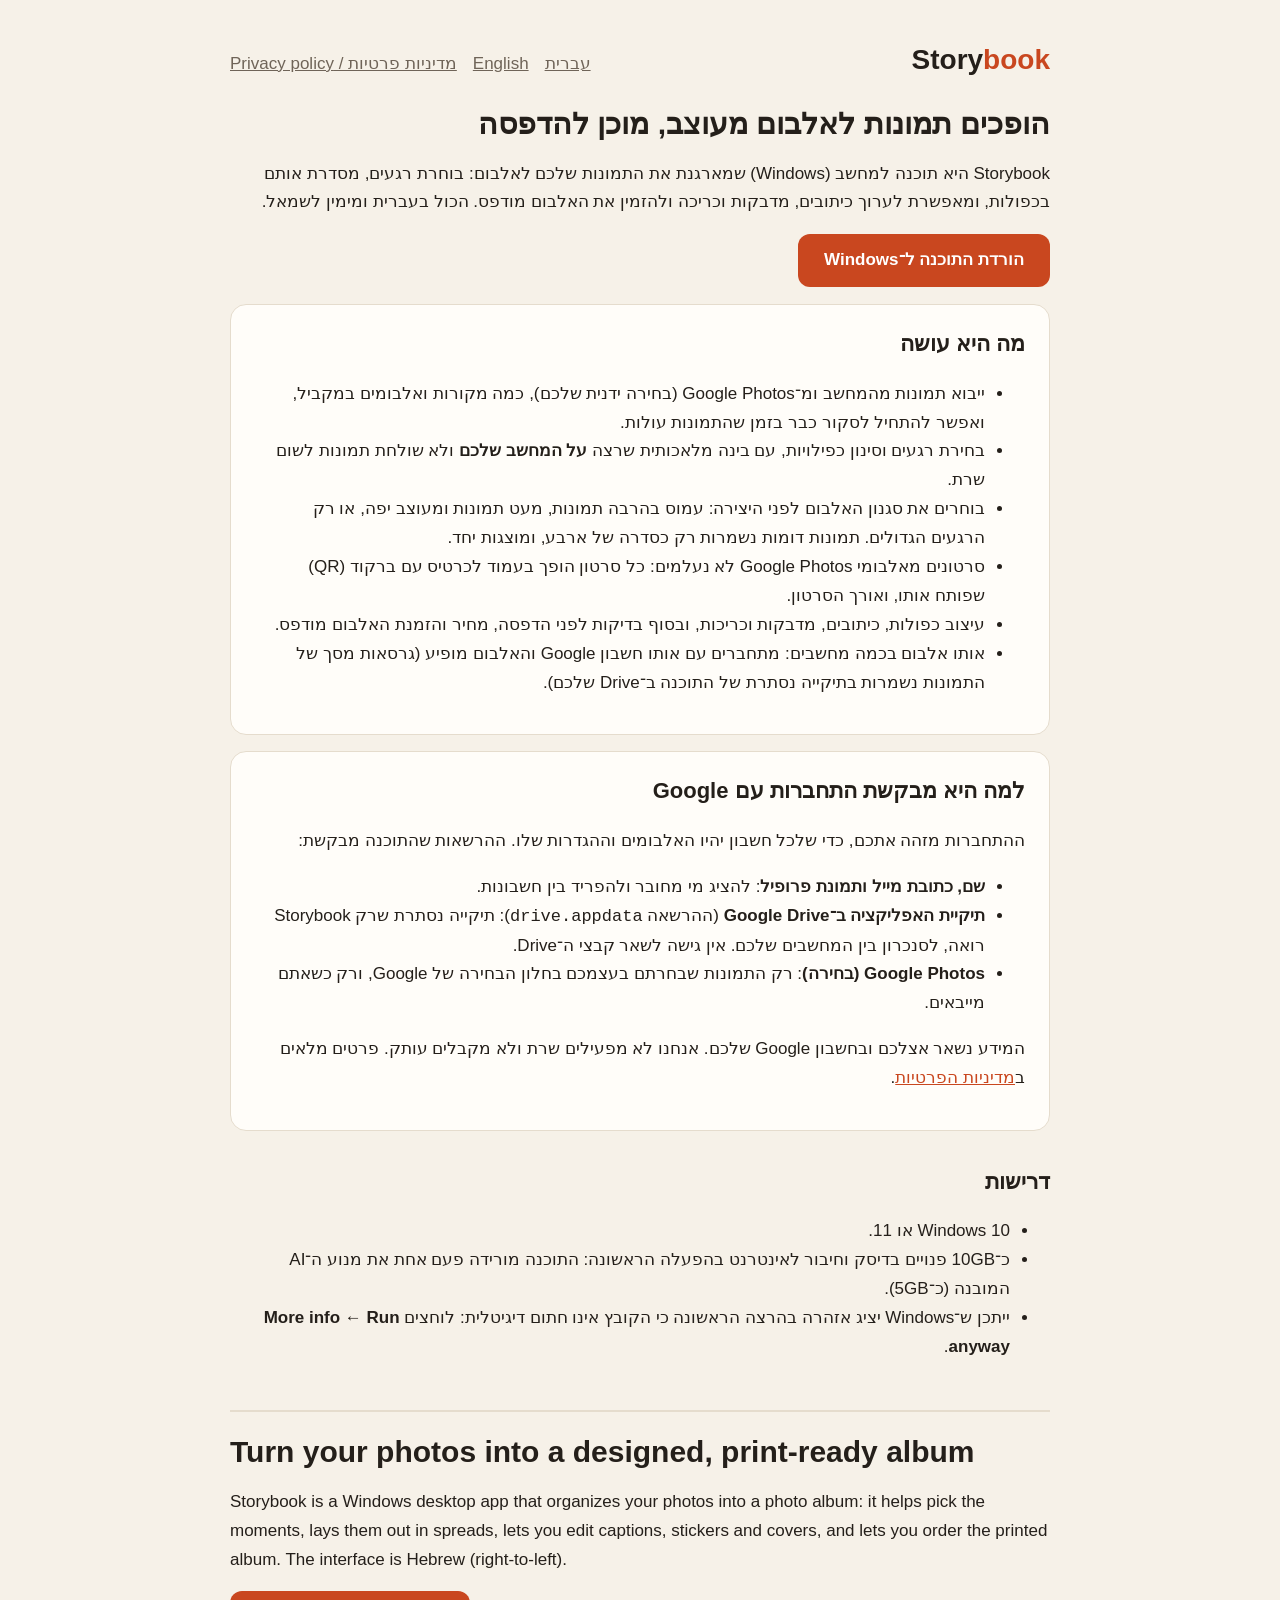
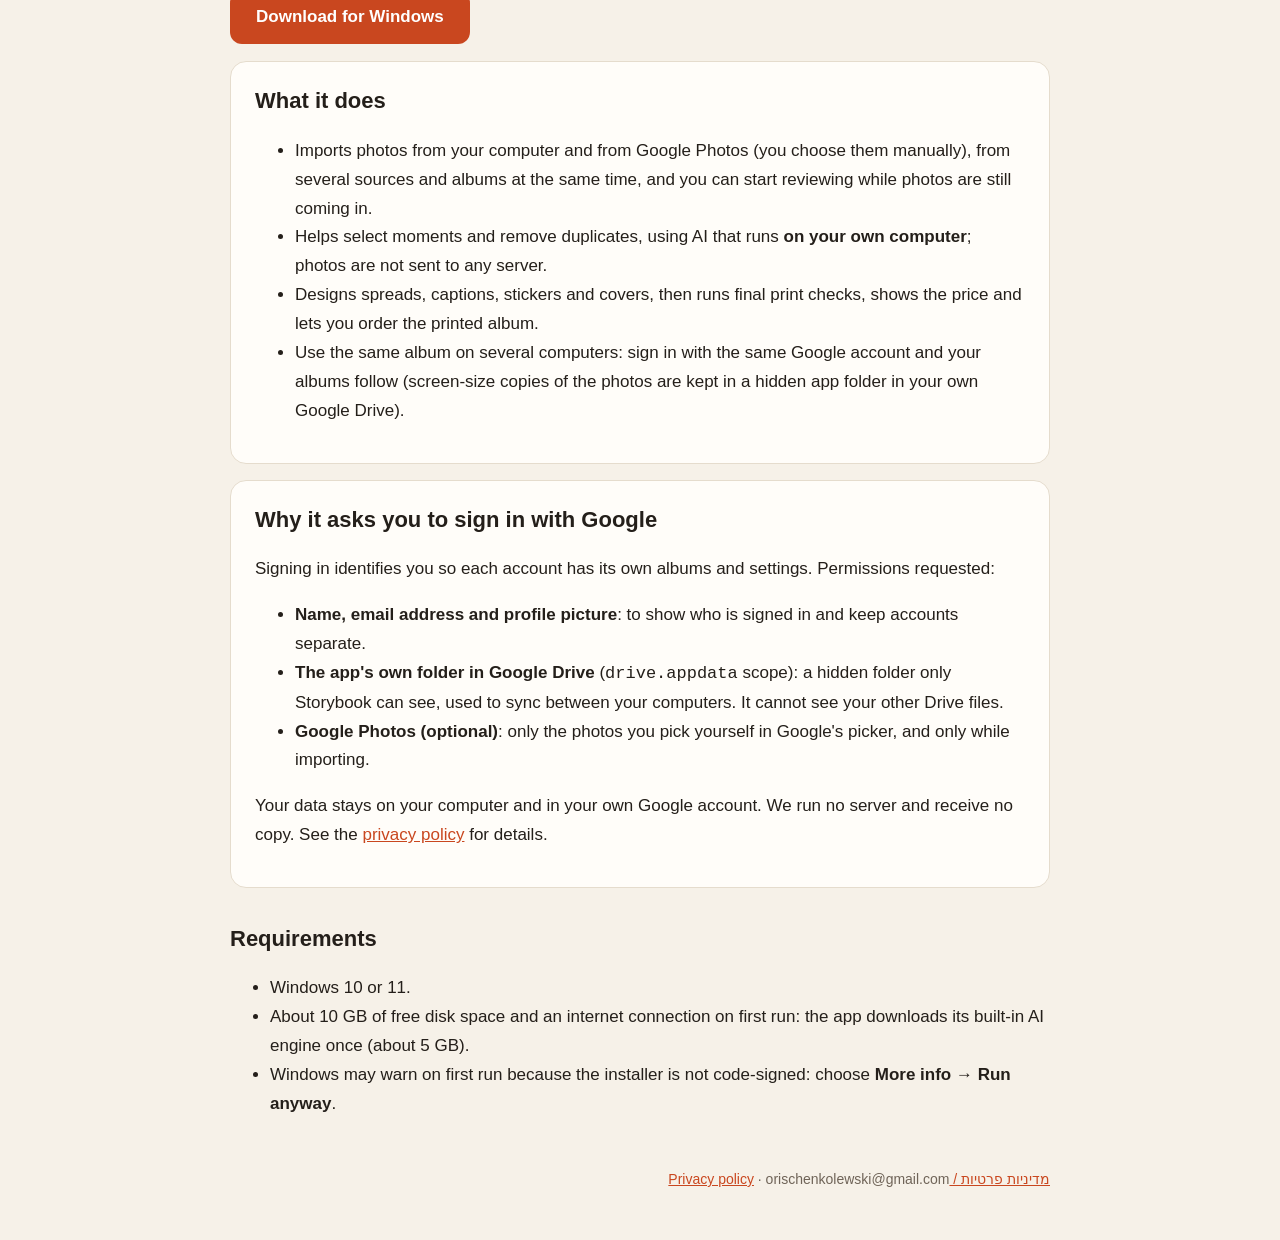
<file: index.html>
<!doctype html>
<html lang="he" dir="rtl">
<head>
<meta charset="utf-8">
<meta name="viewport" content="width=device-width, initial-scale=1">
<title>Storybook — אלבומי תמונות בעברית | Photo album studio</title>
<meta name="description" content="Storybook: a desktop studio that turns your photos into designed, print-ready photo albums (Hebrew, RTL), with a built-in local AI.">
<link rel="stylesheet" href="style.css?v=2">
</head>
<body>
<header>
  <div class="logo">Story<b>book</b></div>
  <nav><a href="#he">עברית</a><a href="#en">English</a><a href="privacy.html">מדיניות פרטיות / Privacy policy</a></nav>
</header>
<main>

<section id="he" lang="he" dir="rtl">
  <h1>הופכים תמונות לאלבום מעוצב, מוכן להדפסה</h1>
  <p>Storybook היא תוכנה למחשב (Windows) שמארגנת את התמונות שלכם לאלבום: בוחרת רגעים, מסדרת אותם בכפולות, ומאפשרת לערוך כיתובים, מדבקות וכריכה ולהזמין את האלבום מודפס. הכול בעברית ומימין לשמאל.</p>
  <p><a class="btn" href="https://github.com/orischenkolewski/storybook-releases/releases/latest">הורדת התוכנה ל־Windows</a></p>

  <div class="card">
    <h2 style="margin-top:0">מה היא עושה</h2>
    <ul>
      <li>ייבוא תמונות מהמחשב ומ־Google Photos (בחירה ידנית שלכם), כמה מקורות ואלבומים במקביל, ואפשר להתחיל לסקור כבר בזמן שהתמונות עולות.</li>
      <li>בחירת רגעים וסינון כפילויות, עם בינה מלאכותית שרצה <b>על המחשב שלכם</b> ולא שולחת תמונות לשום שרת.</li>
      <li>בוחרים את סגנון האלבום לפני היצירה: עמוס בהרבה תמונות, מעט תמונות ומעוצב יפה, או רק הרגעים הגדולים. תמונות דומות נשמרות רק כסדרה של ארבע, ומוצגות יחד.</li>
      <li>סרטונים מאלבומי Google Photos לא נעלמים: כל סרטון הופך בעמוד לכרטיס עם ברקוד (QR) שפותח אותו, ואורך הסרטון.</li>
      <li>עיצוב כפולות, כיתובים, מדבקות וכריכות, ובסוף בדיקות לפני הדפסה, מחיר והזמנת האלבום מודפס.</li>
      <li>אותו אלבום בכמה מחשבים: מתחברים עם אותו חשבון Google והאלבום מופיע (גרסאות מסך של התמונות נשמרות בתיקייה נסתרת של התוכנה ב־Drive שלכם).</li>
    </ul>
  </div>

  <div class="card">
    <h2 style="margin-top:0">למה היא מבקשת התחברות עם Google</h2>
    <p>ההתחברות מזהה אתכם, כדי שלכל חשבון יהיו האלבומים וההגדרות שלו. ההרשאות שהתוכנה מבקשת:</p>
    <ul>
      <li><b>שם, כתובת מייל ותמונת פרופיל</b>: להציג מי מחובר ולהפריד בין חשבונות.</li>
      <li><b>תיקיית האפליקציה ב־Google Drive</b> (ההרשאה <code>drive.appdata</code>): תיקייה נסתרת שרק Storybook רואה, לסנכרון בין המחשבים שלכם. אין גישה לשאר קבצי ה־Drive.</li>
      <li><b>Google Photos (בחירה)</b>: רק התמונות שבחרתם בעצמכם בחלון הבחירה של Google, ורק כשאתם מייבאים.</li>
    </ul>
    <p>המידע נשאר אצלכם ובחשבון Google שלכם. אנחנו לא מפעילים שרת ולא מקבלים עותק. פרטים מלאים ב<a href="privacy.html">מדיניות הפרטיות</a>.</p>
  </div>

  <h2>דרישות</h2>
  <ul>
    <li>Windows 10 או 11.</li>
    <li>כ־10GB פנויים בדיסק וחיבור לאינטרנט בהפעלה הראשונה: התוכנה מורידה פעם אחת את מנוע ה־AI המובנה (כ־5GB).</li>
    <li>ייתכן ש־Windows יציג אזהרה בהרצה הראשונה כי הקובץ אינו חתום דיגיטלית: לוחצים <b>More info ← Run anyway</b>.</li>
  </ul>
</section>

<section id="en" lang="en" dir="ltr">
  <h1>Turn your photos into a designed, print-ready album</h1>
  <p>Storybook is a Windows desktop app that organizes your photos into a photo album: it helps pick the moments, lays them out in spreads, lets you edit captions, stickers and covers, and lets you order the printed album. The interface is Hebrew (right-to-left).</p>
  <p><a class="btn" href="https://github.com/orischenkolewski/storybook-releases/releases/latest">Download for Windows</a></p>

  <div class="card">
    <h2 style="margin-top:0">What it does</h2>
    <ul>
      <li>Imports photos from your computer and from Google Photos (you choose them manually), from several sources and albums at the same time, and you can start reviewing while photos are still coming in.</li>
      <li>Helps select moments and remove duplicates, using AI that runs <b>on your own computer</b>; photos are not sent to any server.</li>
      <li>Designs spreads, captions, stickers and covers, then runs final print checks, shows the price and lets you order the printed album.</li>
      <li>Use the same album on several computers: sign in with the same Google account and your albums follow (screen-size copies of the photos are kept in a hidden app folder in your own Google Drive).</li>
    </ul>
  </div>

  <div class="card">
    <h2 style="margin-top:0">Why it asks you to sign in with Google</h2>
    <p>Signing in identifies you so each account has its own albums and settings. Permissions requested:</p>
    <ul>
      <li><b>Name, email address and profile picture</b>: to show who is signed in and keep accounts separate.</li>
      <li><b>The app's own folder in Google Drive</b> (<code>drive.appdata</code> scope): a hidden folder only Storybook can see, used to sync between your computers. It cannot see your other Drive files.</li>
      <li><b>Google Photos (optional)</b>: only the photos you pick yourself in Google's picker, and only while importing.</li>
    </ul>
    <p>Your data stays on your computer and in your own Google account. We run no server and receive no copy. See the <a href="privacy.html#en">privacy policy</a> for details.</p>
  </div>

  <h2>Requirements</h2>
  <ul>
    <li>Windows 10 or 11.</li>
    <li>About 10 GB of free disk space and an internet connection on first run: the app downloads its built-in AI engine once (about 5 GB).</li>
    <li>Windows may warn on first run because the installer is not code-signed: choose <b>More info → Run anyway</b>.</li>
  </ul>
</section>

</main>
<footer>
  <a href="privacy.html">מדיניות פרטיות / Privacy policy</a> · orischenkolewski@gmail.com
</footer>
</body>
</html>
</file>
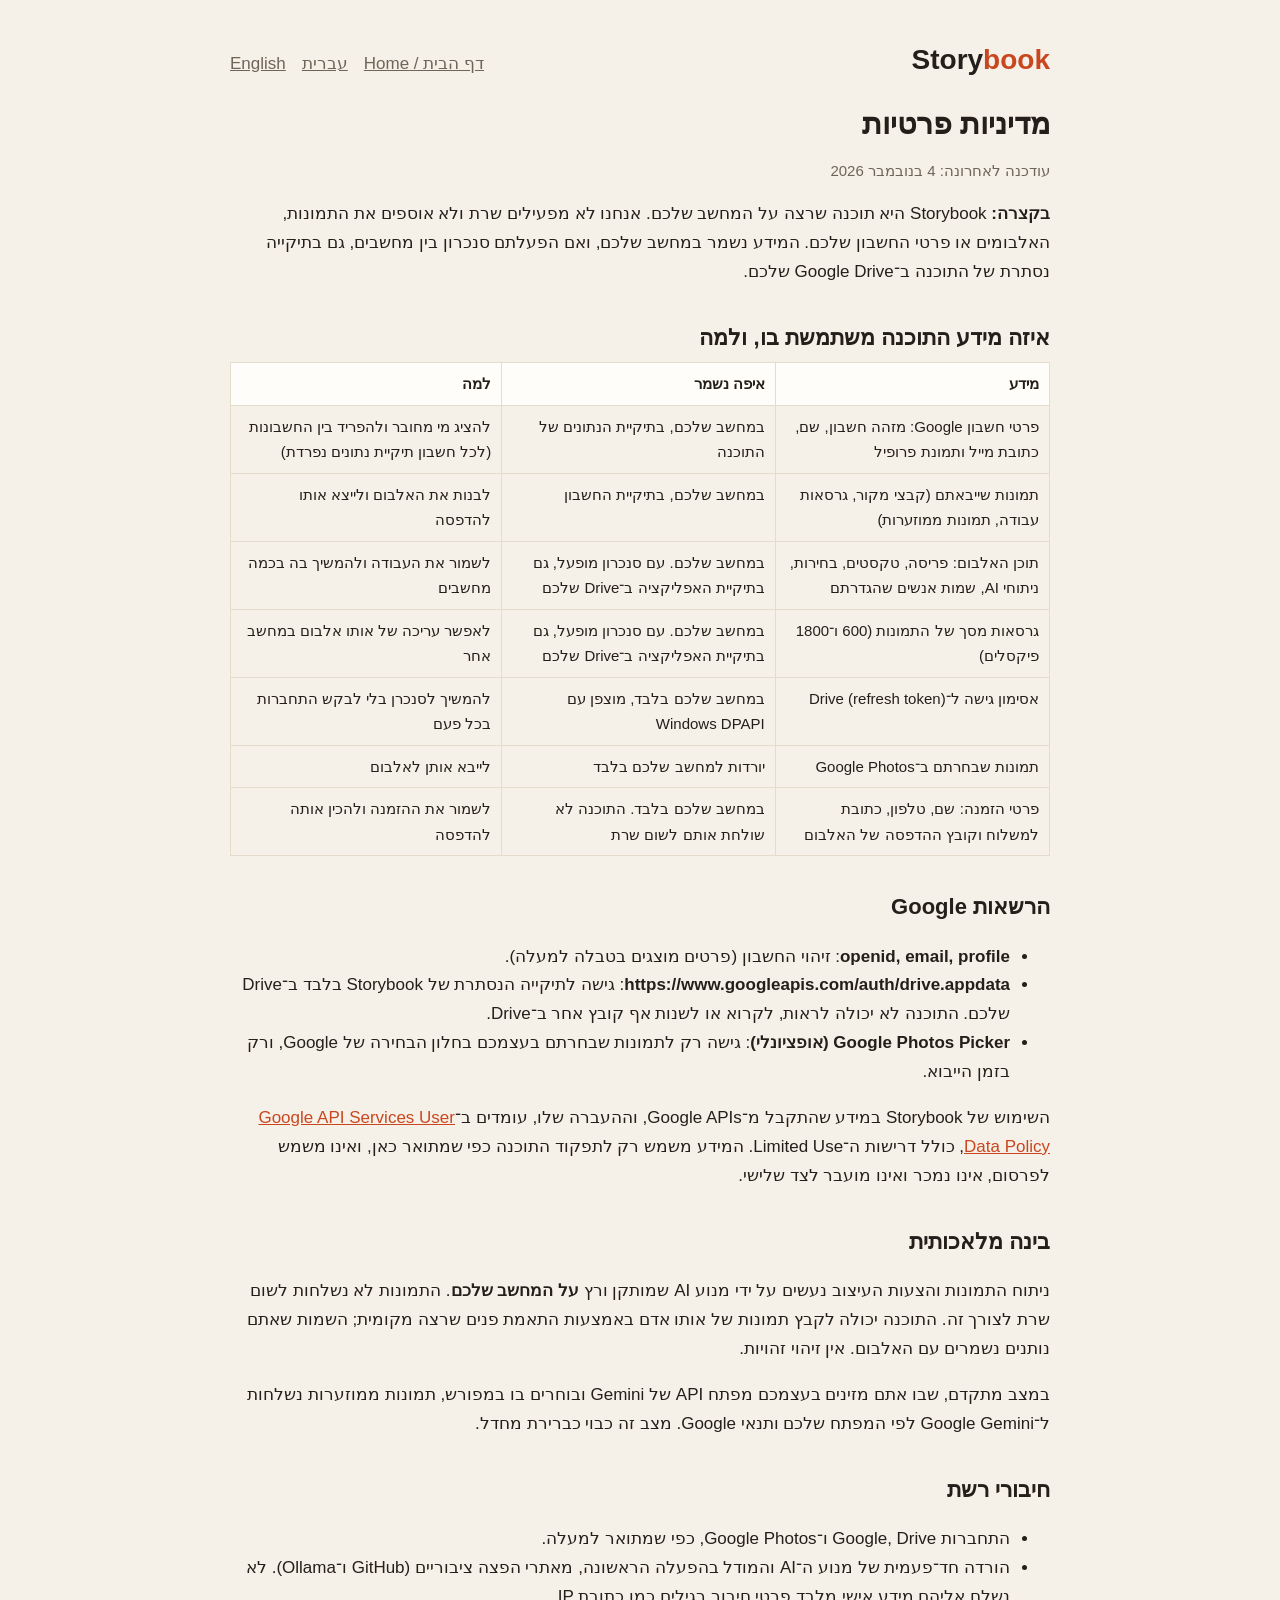
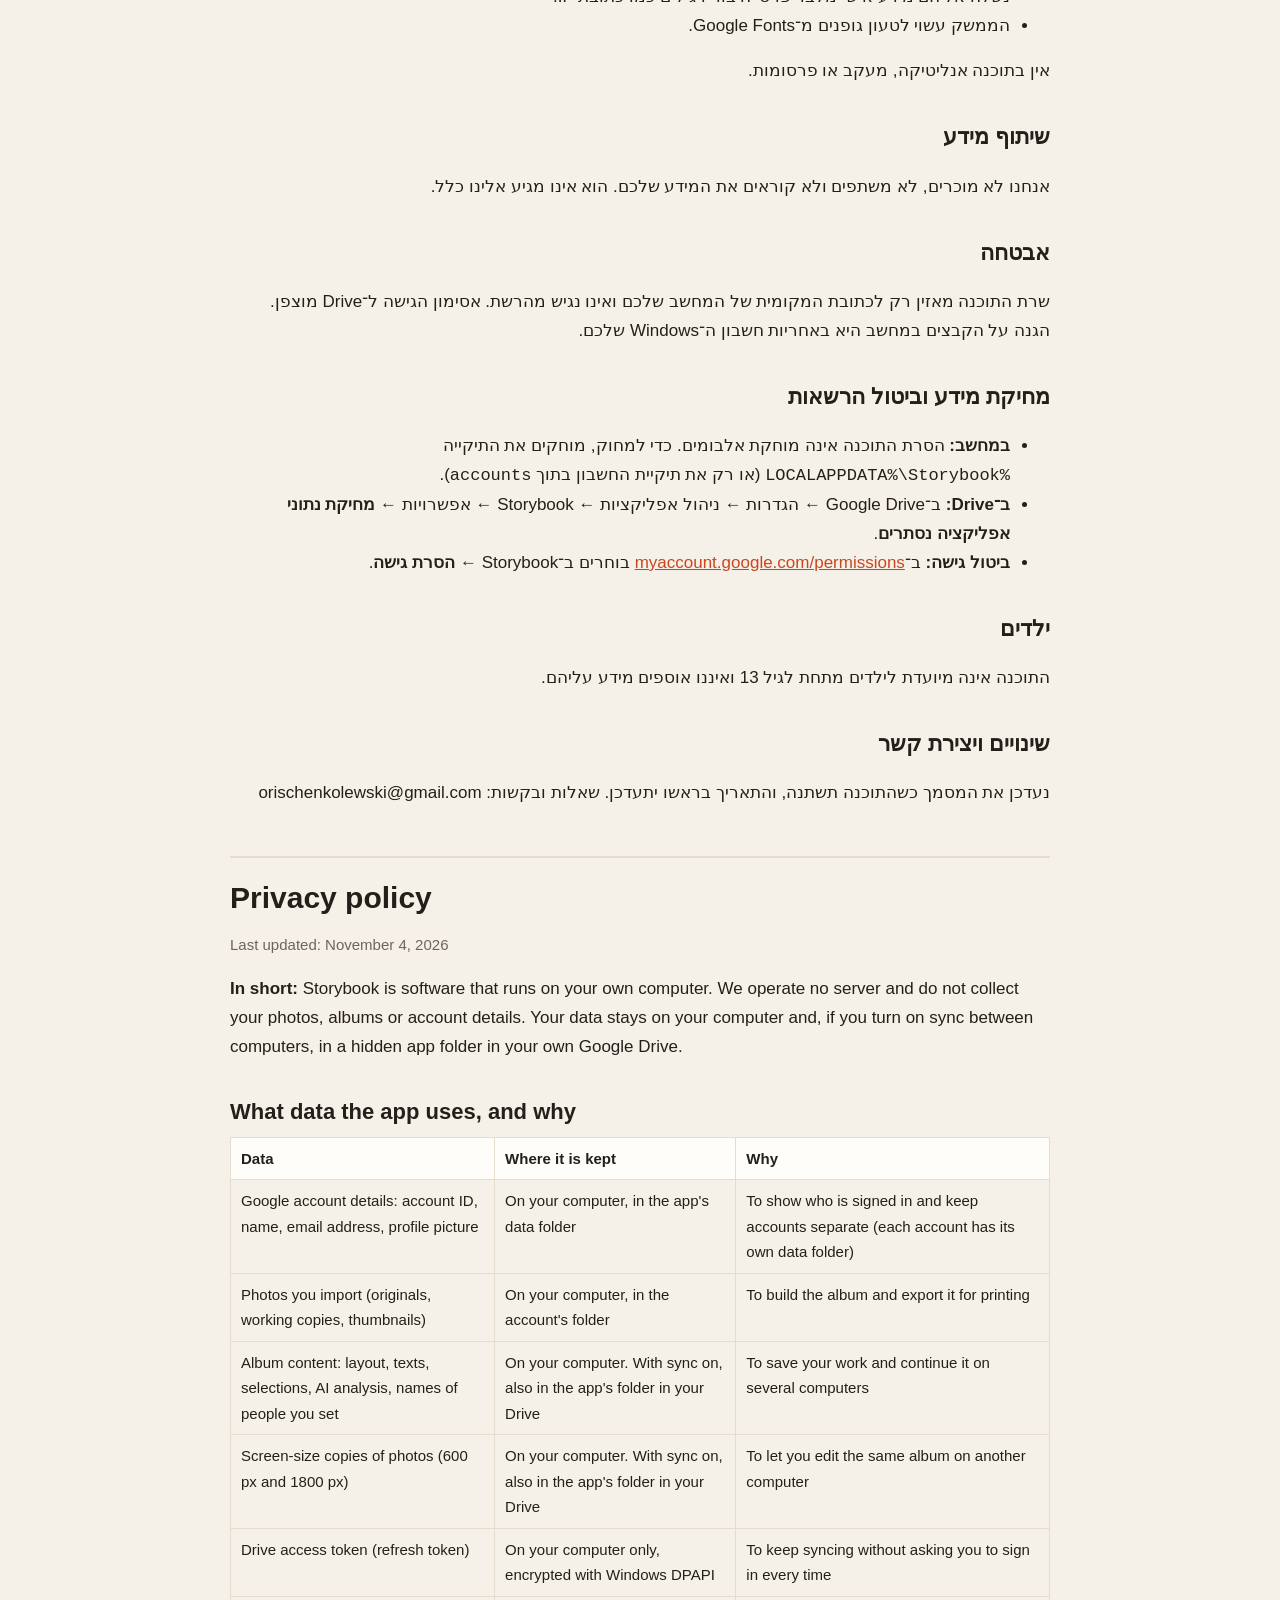
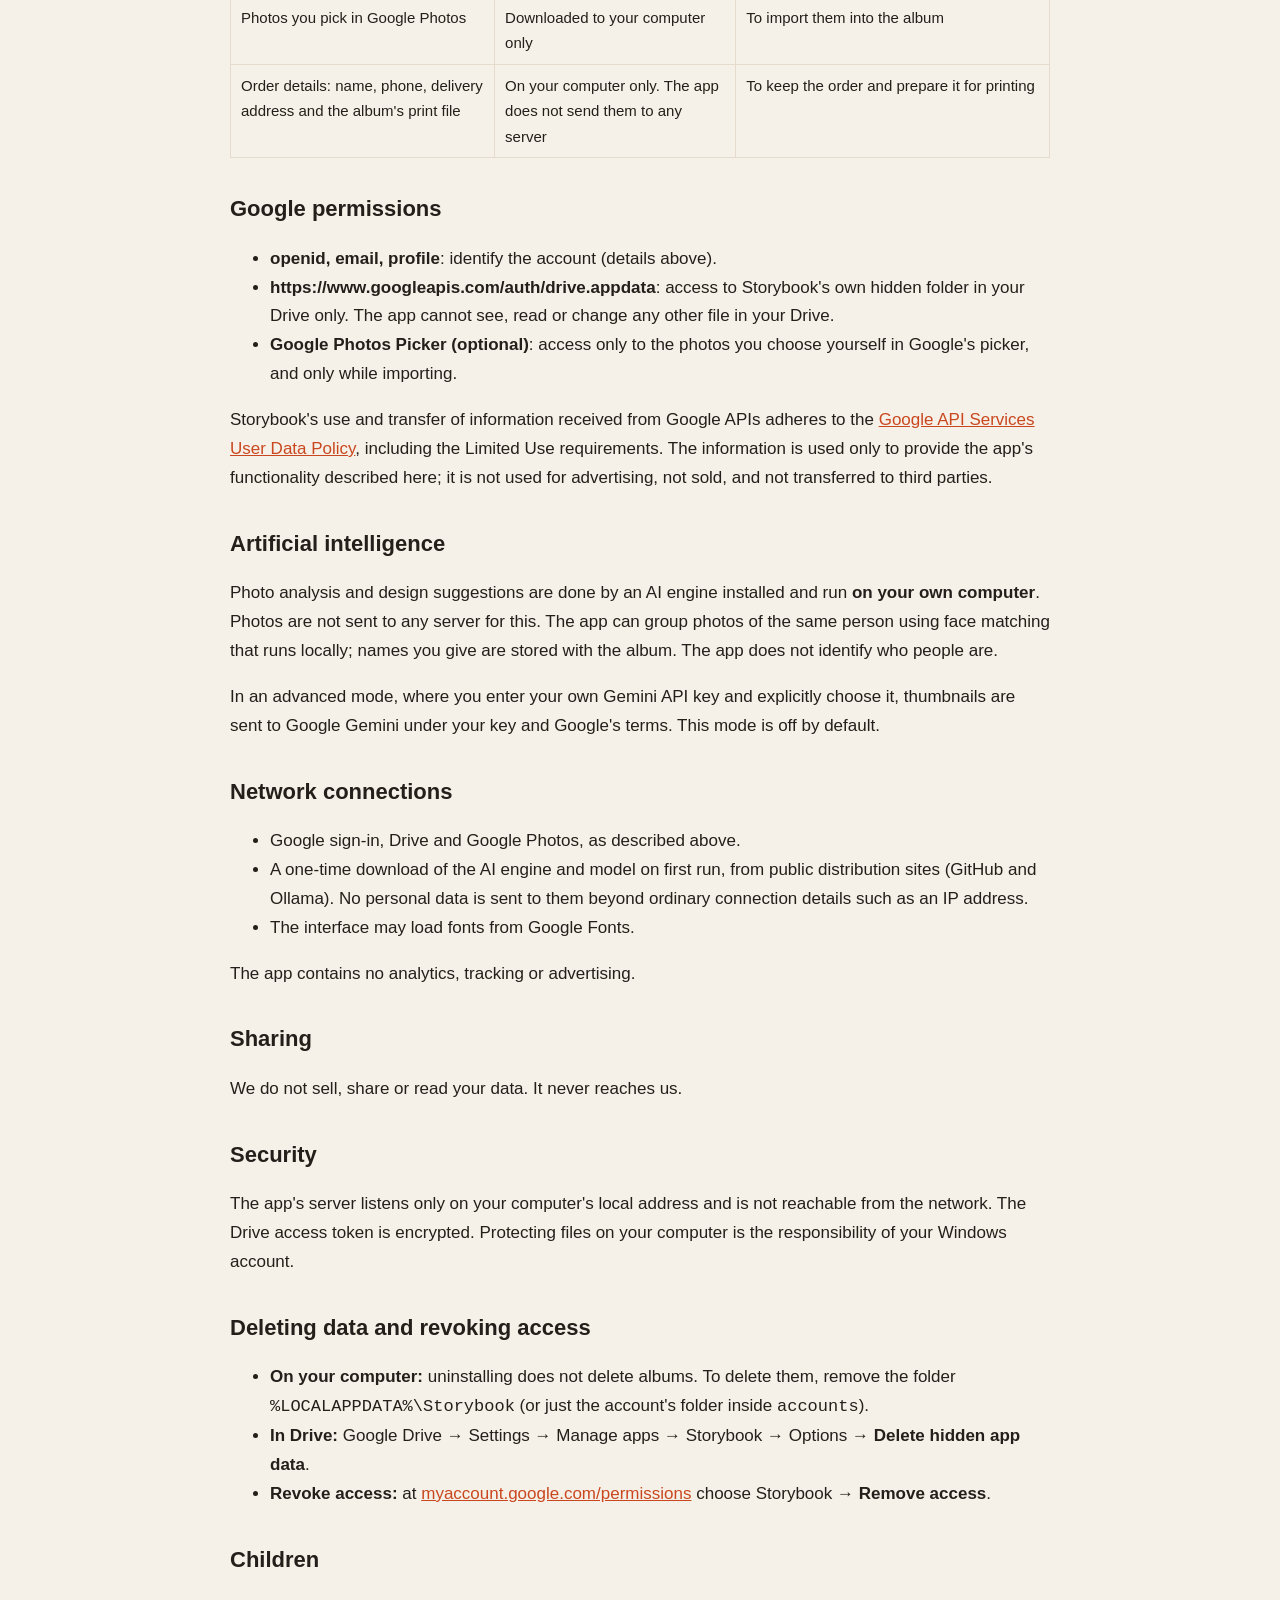
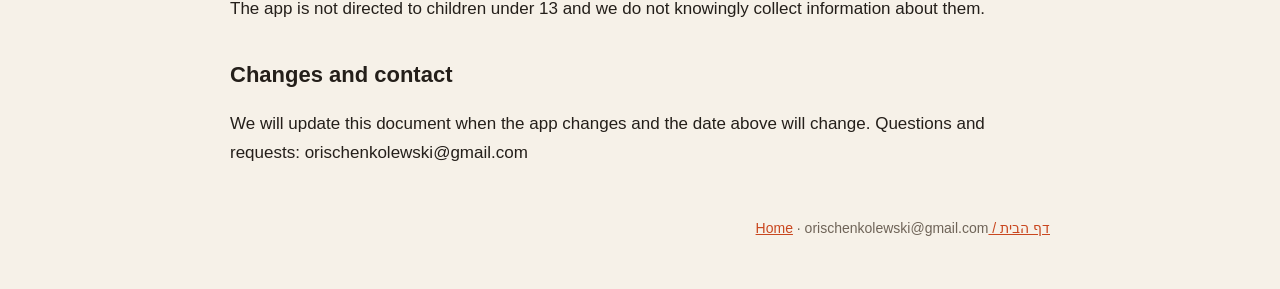
<file: privacy.html>
<!doctype html>
<html lang="he" dir="rtl">
<head>
<meta charset="utf-8">
<meta name="viewport" content="width=device-width, initial-scale=1">
<title>מדיניות פרטיות | Privacy policy — Storybook</title>
<meta name="description" content="Storybook privacy policy: what data the app uses, where it is stored, and how to delete it.">
<link rel="stylesheet" href="style.css?v=2">
</head>
<body>
<header>
  <div class="logo">Story<b>book</b></div>
  <nav><a href="index.html">דף הבית / Home</a><a href="#he">עברית</a><a href="#en">English</a></nav>
</header>
<main>

<section id="he" lang="he" dir="rtl">
  <h1>מדיניות פרטיות</h1>
  <p class="muted">עודכנה לאחרונה: 4 בנובמבר 2026</p>
  <p><b>בקצרה:</b> Storybook היא תוכנה שרצה על המחשב שלכם. אנחנו לא מפעילים שרת ולא אוספים את התמונות, האלבומים או פרטי החשבון שלכם. המידע נשמר במחשב שלכם, ואם הפעלתם סנכרון בין מחשבים, גם בתיקייה נסתרת של התוכנה ב־Google Drive שלכם.</p>

  <h2>איזה מידע התוכנה משתמשת בו, ולמה</h2>
  <table>
    <tr><th>מידע</th><th>איפה נשמר</th><th>למה</th></tr>
    <tr><td data-label="מידע">פרטי חשבון Google: מזהה חשבון, שם, כתובת מייל ותמונת פרופיל</td><td data-label="איפה נשמר">במחשב שלכם, בתיקיית הנתונים של התוכנה</td><td data-label="למה">להציג מי מחובר ולהפריד בין החשבונות (לכל חשבון תיקיית נתונים נפרדת)</td></tr>
    <tr><td data-label="מידע">תמונות שייבאתם (קבצי מקור, גרסאות עבודה, תמונות ממוזערות)</td><td data-label="איפה נשמר">במחשב שלכם, בתיקיית החשבון</td><td data-label="למה">לבנות את האלבום ולייצא אותו להדפסה</td></tr>
    <tr><td data-label="מידע">תוכן האלבום: פריסה, טקסטים, בחירות, ניתוחי AI, שמות אנשים שהגדרתם</td><td data-label="איפה נשמר">במחשב שלכם. עם סנכרון מופעל, גם בתיקיית האפליקציה ב־Drive שלכם</td><td data-label="למה">לשמור את העבודה ולהמשיך בה בכמה מחשבים</td></tr>
    <tr><td data-label="מידע">גרסאות מסך של התמונות (600 ו־1800 פיקסלים)</td><td data-label="איפה נשמר">במחשב שלכם. עם סנכרון מופעל, גם בתיקיית האפליקציה ב־Drive שלכם</td><td data-label="למה">לאפשר עריכה של אותו אלבום במחשב אחר</td></tr>
    <tr><td data-label="מידע">אסימון גישה ל־Drive (refresh token)</td><td data-label="איפה נשמר">במחשב שלכם בלבד, מוצפן עם Windows DPAPI</td><td data-label="למה">להמשיך לסנכרן בלי לבקש התחברות בכל פעם</td></tr>
    <tr><td data-label="מידע">תמונות שבחרתם ב־Google Photos</td><td data-label="איפה נשמר">יורדות למחשב שלכם בלבד</td><td data-label="למה">לייבא אותן לאלבום</td></tr>
    <tr><td data-label="מידע">פרטי הזמנה: שם, טלפון, כתובת למשלוח וקובץ ההדפסה של האלבום</td><td data-label="איפה נשמר">במחשב שלכם בלבד. התוכנה לא שולחת אותם לשום שרת</td><td data-label="למה">לשמור את ההזמנה ולהכין אותה להדפסה</td></tr>
  </table>

  <h2>הרשאות Google</h2>
  <ul>
    <li><b>openid, email, profile</b>: זיהוי החשבון (פרטים מוצגים בטבלה למעלה).</li>
    <li><b>https://www.googleapis.com/auth/drive.appdata</b>: גישה לתיקייה הנסתרת של Storybook בלבד ב־Drive שלכם. התוכנה לא יכולה לראות, לקרוא או לשנות אף קובץ אחר ב־Drive.</li>
    <li><b>Google Photos Picker (אופציונלי)</b>: גישה רק לתמונות שבחרתם בעצמכם בחלון הבחירה של Google, ורק בזמן הייבוא.</li>
  </ul>
  <p>השימוש של Storybook במידע שהתקבל מ־Google APIs, וההעברה שלו, עומדים ב־<a href="https://developers.google.com/terms/api-services-user-data-policy">Google API Services User Data Policy</a>, כולל דרישות ה־Limited Use. המידע משמש רק לתפקוד התוכנה כפי שמתואר כאן, ואינו משמש לפרסום, אינו נמכר ואינו מועבר לצד שלישי.</p>

  <h2>בינה מלאכותית</h2>
  <p>ניתוח התמונות והצעות העיצוב נעשים על ידי מנוע AI שמותקן ורץ <b>על המחשב שלכם</b>. התמונות לא נשלחות לשום שרת לצורך זה. התוכנה יכולה לקבץ תמונות של אותו אדם באמצעות התאמת פנים שרצה מקומית; השמות שאתם נותנים נשמרים עם האלבום. אין זיהוי זהויות.</p>
  <p>במצב מתקדם, שבו אתם מזינים בעצמכם מפתח API של Gemini ובוחרים בו במפורש, תמונות ממוזערות נשלחות ל־Google Gemini לפי המפתח שלכם ותנאי Google. מצב זה כבוי כברירת מחדל.</p>

  <h2>חיבורי רשת</h2>
  <ul>
    <li>התחברות Google, Drive ו־Google Photos, כפי שמתואר למעלה.</li>
    <li>הורדה חד־פעמית של מנוע ה־AI והמודל בהפעלה הראשונה, מאתרי הפצה ציבוריים (GitHub ו־Ollama). לא נשלח אליהם מידע אישי מלבד פרטי חיבור רגילים כמו כתובת IP.</li>
    <li>הממשק עשוי לטעון גופנים מ־Google Fonts.</li>
  </ul>
  <p>אין בתוכנה אנליטיקה, מעקב או פרסומות.</p>

  <h2>שיתוף מידע</h2>
  <p>אנחנו לא מוכרים, לא משתפים ולא קוראים את המידע שלכם. הוא אינו מגיע אלינו כלל.</p>

  <h2>אבטחה</h2>
  <p>שרת התוכנה מאזין רק לכתובת המקומית של המחשב שלכם ואינו נגיש מהרשת. אסימון הגישה ל־Drive מוצפן. הגנה על הקבצים במחשב היא באחריות חשבון ה־Windows שלכם.</p>

  <h2>מחיקת מידע וביטול הרשאות</h2>
  <ul>
    <li><b>במחשב:</b> הסרת התוכנה אינה מוחקת אלבומים. כדי למחוק, מוחקים את התיקייה <code>%LOCALAPPDATA%\Storybook</code> (או רק את תיקיית החשבון בתוך <code>accounts</code>).</li>
    <li><b>ב־Drive:</b> ב־Google Drive ← הגדרות ← ניהול אפליקציות ← Storybook ← אפשרויות ← <b>מחיקת נתוני אפליקציה נסתרים</b>.</li>
    <li><b>ביטול גישה:</b> ב־<a href="https://myaccount.google.com/permissions">myaccount.google.com/permissions</a> בוחרים ב־Storybook ← <b>הסרת גישה</b>.</li>
  </ul>

  <h2>ילדים</h2>
  <p>התוכנה אינה מיועדת לילדים מתחת לגיל 13 ואיננו אוספים מידע עליהם.</p>

  <h2>שינויים ויצירת קשר</h2>
  <p>נעדכן את המסמך כשהתוכנה תשתנה, והתאריך בראשו יתעדכן. שאלות ובקשות: orischenkolewski@gmail.com</p>
</section>

<section id="en" lang="en" dir="ltr">
  <h1>Privacy policy</h1>
  <p class="muted">Last updated: November 4, 2026</p>
  <p><b>In short:</b> Storybook is software that runs on your own computer. We operate no server and do not collect your photos, albums or account details. Your data stays on your computer and, if you turn on sync between computers, in a hidden app folder in your own Google Drive.</p>

  <h2>What data the app uses, and why</h2>
  <table>
    <tr><th>Data</th><th>Where it is kept</th><th>Why</th></tr>
    <tr><td data-label="Data">Google account details: account ID, name, email address, profile picture</td><td data-label="Where it is kept">On your computer, in the app's data folder</td><td data-label="Why">To show who is signed in and keep accounts separate (each account has its own data folder)</td></tr>
    <tr><td data-label="Data">Photos you import (originals, working copies, thumbnails)</td><td data-label="Where it is kept">On your computer, in the account's folder</td><td data-label="Why">To build the album and export it for printing</td></tr>
    <tr><td data-label="Data">Album content: layout, texts, selections, AI analysis, names of people you set</td><td data-label="Where it is kept">On your computer. With sync on, also in the app's folder in your Drive</td><td data-label="Why">To save your work and continue it on several computers</td></tr>
    <tr><td data-label="Data">Screen-size copies of photos (600 px and 1800 px)</td><td data-label="Where it is kept">On your computer. With sync on, also in the app's folder in your Drive</td><td data-label="Why">To let you edit the same album on another computer</td></tr>
    <tr><td data-label="Data">Drive access token (refresh token)</td><td data-label="Where it is kept">On your computer only, encrypted with Windows DPAPI</td><td data-label="Why">To keep syncing without asking you to sign in every time</td></tr>
    <tr><td data-label="Data">Photos you pick in Google Photos</td><td data-label="Where it is kept">Downloaded to your computer only</td><td data-label="Why">To import them into the album</td></tr>
    <tr><td data-label="Data">Order details: name, phone, delivery address and the album's print file</td><td data-label="Where it is kept">On your computer only. The app does not send them to any server</td><td data-label="Why">To keep the order and prepare it for printing</td></tr>
  </table>

  <h2>Google permissions</h2>
  <ul>
    <li><b>openid, email, profile</b>: identify the account (details above).</li>
    <li><b>https://www.googleapis.com/auth/drive.appdata</b>: access to Storybook's own hidden folder in your Drive only. The app cannot see, read or change any other file in your Drive.</li>
    <li><b>Google Photos Picker (optional)</b>: access only to the photos you choose yourself in Google's picker, and only while importing.</li>
  </ul>
  <p>Storybook's use and transfer of information received from Google APIs adheres to the <a href="https://developers.google.com/terms/api-services-user-data-policy">Google API Services User Data Policy</a>, including the Limited Use requirements. The information is used only to provide the app's functionality described here; it is not used for advertising, not sold, and not transferred to third parties.</p>

  <h2>Artificial intelligence</h2>
  <p>Photo analysis and design suggestions are done by an AI engine installed and run <b>on your own computer</b>. Photos are not sent to any server for this. The app can group photos of the same person using face matching that runs locally; names you give are stored with the album. The app does not identify who people are.</p>
  <p>In an advanced mode, where you enter your own Gemini API key and explicitly choose it, thumbnails are sent to Google Gemini under your key and Google's terms. This mode is off by default.</p>

  <h2>Network connections</h2>
  <ul>
    <li>Google sign-in, Drive and Google Photos, as described above.</li>
    <li>A one-time download of the AI engine and model on first run, from public distribution sites (GitHub and Ollama). No personal data is sent to them beyond ordinary connection details such as an IP address.</li>
    <li>The interface may load fonts from Google Fonts.</li>
  </ul>
  <p>The app contains no analytics, tracking or advertising.</p>

  <h2>Sharing</h2>
  <p>We do not sell, share or read your data. It never reaches us.</p>

  <h2>Security</h2>
  <p>The app's server listens only on your computer's local address and is not reachable from the network. The Drive access token is encrypted. Protecting files on your computer is the responsibility of your Windows account.</p>

  <h2>Deleting data and revoking access</h2>
  <ul>
    <li><b>On your computer:</b> uninstalling does not delete albums. To delete them, remove the folder <code>%LOCALAPPDATA%\Storybook</code> (or just the account's folder inside <code>accounts</code>).</li>
    <li><b>In Drive:</b> Google Drive → Settings → Manage apps → Storybook → Options → <b>Delete hidden app data</b>.</li>
    <li><b>Revoke access:</b> at <a href="https://myaccount.google.com/permissions">myaccount.google.com/permissions</a> choose Storybook → <b>Remove access</b>.</li>
  </ul>

  <h2>Children</h2>
  <p>The app is not directed to children under 13 and we do not knowingly collect information about them.</p>

  <h2>Changes and contact</h2>
  <p>We will update this document when the app changes and the date above will change. Questions and requests: orischenkolewski@gmail.com</p>
</section>

</main>
<footer><a href="index.html">דף הבית / Home</a> · orischenkolewski@gmail.com</footer>
</body>
</html>
</file>
<file: style.css>
:root { --bg:#f6f1e8; --ink:#241f1a; --muted:#6f6458; --accent:#c9471f; --card:#fffdf9; --line:#e5dccd; }
@media (prefers-color-scheme: dark) { :root { --bg:#1d1916; --ink:#f3ece1; --muted:#b0a395; --accent:#f08a5d; --card:#27221e; --line:#3a332d; } }
* { box-sizing: border-box; }
body { overflow-wrap: anywhere; margin: 0; background: var(--bg); color: var(--ink); font: 17px/1.7 "Segoe UI", "Heebo", Arial, sans-serif; }
header, main, footer { width: min(820px, 100% - 32px); margin: 0 auto; }
header { padding: 36px 0 8px; display: flex; justify-content: space-between; align-items: baseline; flex-wrap: wrap; gap: 8px; }
.logo { font-size: 28px; font-weight: 700; } .logo b { color: var(--accent); }
nav a { margin-inline-start: 16px; color: var(--muted); }
h1 { font-size: 30px; line-height: 1.3; margin: 12px 0 8px; } h2 { font-size: 22px; margin: 32px 0 6px; } h3 { font-size: 18px; margin: 20px 0 4px; }
p, li { color: var(--ink); } .muted { color: var(--muted); font-size: 15px; }
a { color: var(--accent); } a:focus-visible, .btn:focus-visible { outline: 3px solid var(--accent); outline-offset: 2px; }
.card { background: var(--card); border: 1px solid var(--line); border-radius: 16px; padding: 20px 24px; margin: 16px 0; }
.btn { display: inline-block; background: var(--accent); color: #fff; text-decoration: none; padding: 12px 26px; border-radius: 12px; font-weight: 600; }
section[lang="en"] { direction: ltr; text-align: left; border-top: 2px solid var(--line); margin-top: 48px; padding-top: 8px; }
section[lang="he"] { direction: rtl; text-align: right; }
table { border-collapse: collapse; width: 100%; font-size: 15px; } th, td { border: 1px solid var(--line); padding: 8px 10px; vertical-align: top; } th { background: var(--card); }
footer { padding: 32px 0 48px; color: var(--muted); font-size: 14px; }
@media (max-width: 640px) {
  table, tbody, tr, td { display: block; width: 100%; }
  tr:first-child { display: none; }
  tr { border: 1px solid var(--line); border-radius: 12px; margin: 0 0 12px; background: var(--card); overflow: hidden; }
  td { border: 0; border-bottom: 1px solid var(--line); }
  td:last-child { border-bottom: 0; }
  td::before { content: attr(data-label) ": "; font-weight: 700; color: var(--muted); }
  nav a { margin-inline-start: 0; margin-inline-end: 14px; }
}
</file>
